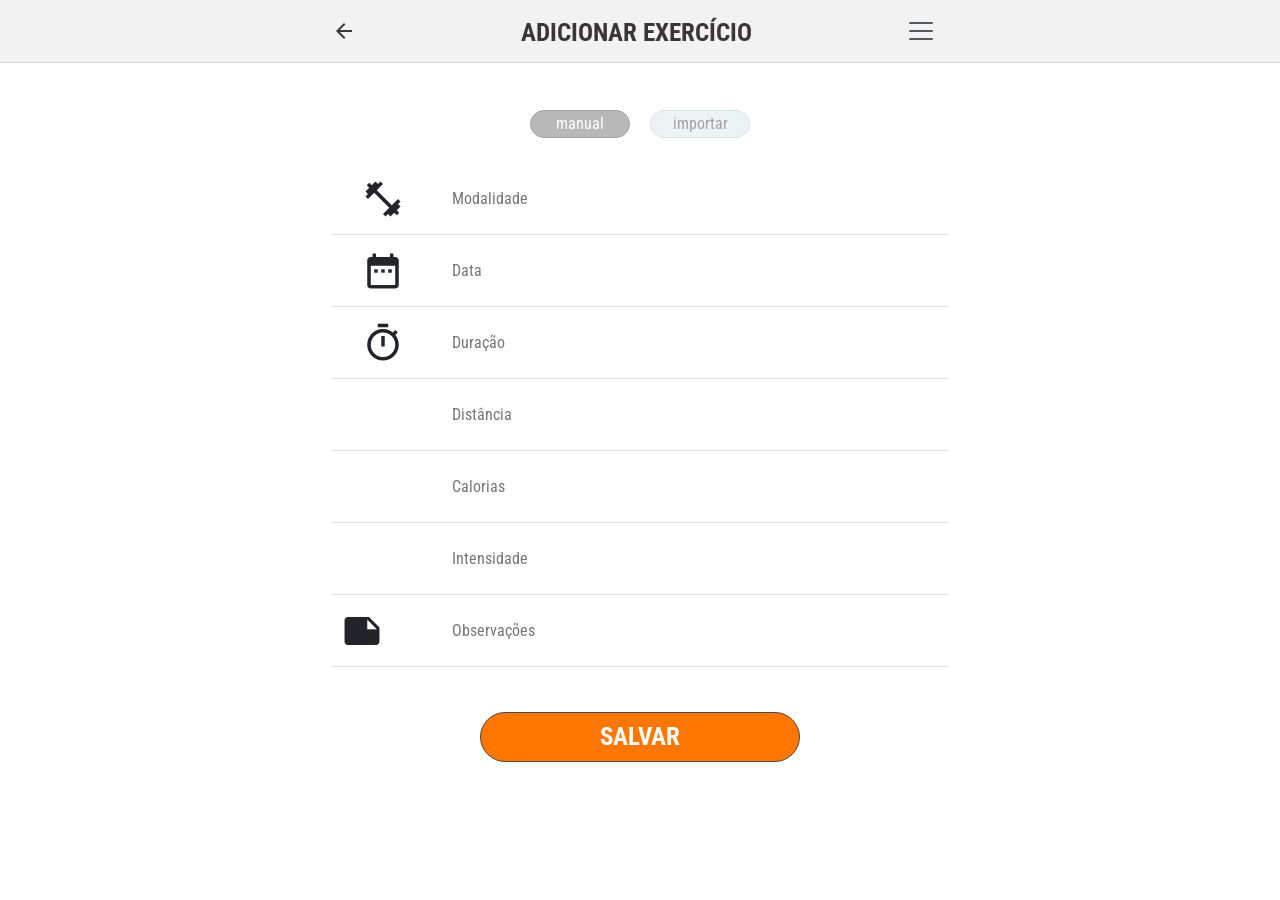
<file: WebContent/FrontEnd/adicionar-exercicio.html>
<!doctype html>
<html lang="pt-br">

<head>
    <meta charset="utf-8">
    <meta name="viewport" content="width=device-width, initial-scale=1">
    <!-- Google Fonts -->
    <link rel="preconnect" href="https://fonts.googleapis.com">
    <link rel="preconnect" href="https://fonts.gstatic.com" crossorigin>
    <link
        href="https://fonts.googleapis.com/css2?family=Roboto+Condensed:ital,wght@0,300;0,400;0,700;1,300;1,400;1,700&family=Roboto:ital,wght@0,100;0,300;0,400;0,500;0,700;0,900;1,100;1,300;1,400;1,500;1,700;1,900&display=swap"
        rel="stylesheet">
    <!-- Google Icons -->
    <link href="https://fonts.googleapis.com/icon?family=Material+Icons" rel="stylesheet">
    <!-- Bootstrap CSS -->
    <link href="https://cdn.jsdelivr.net/npm/bootstrap@5.1.3/dist/css/bootstrap.min.css" rel="stylesheet"
        integrity="sha384-1BmE4kWBq78iYhFldvKuhfTAU6auU8tT94WrHftjDbrCEXSU1oBoqyl2QvZ6jIW3" crossorigin="anonymous">
    <link rel="stylesheet" href="./css/common.css">
    <link rel="stylesheet" href="./css/adicionar-exercicio.css">

    <title>Adicionar Exercício // Health Track</title>
</head>

<body>
    <header>
        <nav class="navbar navbar-light navbar-custom fixed-top">
            <div class="container-fluid col-lg-6">

                <!-- BOTÃO VOLTAR -->
                <div class="botao-voltar">
                    <a href="./exercicios.html">
                        <span class="material-icons">arrow_back_ios_new</span>
                    </a>
                </div>
                <!-- BOTÃO VOLTAR -->

                <!-- TÍTULO DA PÁGINA -->
                <h1 class="titulo-navbar">Adicionar exercício</h1>
                <!-- TÍTULO DA PÁGINA -->

                <!-- INÍCIO MENU SANDUÍCHE -->
                <button class="navbar-toggler ms-auto" type="button" data-bs-toggle="collapse"
                    data-bs-target="#navbarSupportedContent" aria-controls="navbarSupportedContent"
                    aria-expanded="false" aria-label="Toggle navigation">
                    <span class="navbar-toggler-icon"></span>
                </button>
                <!-- FIM MENU SANDUÍCHE -->

                <!-- INÍCIO DA LISTA DO MENU -->
                <div class="collapse navbar-collapse" id="navbarSupportedContent">
                    <ul class="navbar-nav me-auto mb-2 mb-lg-0">
                        <li class="nav-item ms-auto">
                            <a class="nav-link" href="./dashboard.html">Início<span class="material-icons">space_dashboard</span></a>
                        </li>

                        <li class="nav-item ms-auto">
                            <a class="nav-link" href="./peso.html">Peso<span class="material-icons">monitor_weight</span></a>
                        </li>

                        <li class="nav-item ms-auto">
                            <a class="nav-link active" aria-current="page" href="./exercicios.html">Exercícios<span class="material-icons">fitness_center</span></a>
                        </li>

                        <li class="nav-item ms-auto">
                                <a class="nav-link" href="#">Alimentação<span class="material-icons">restaurant</span></a>
                        </li>

                        <li class="nav-item ms-auto">
                            <a class="nav-link" href="#">Configurações<span class="material-icons">settings</span></a>
                        </li>

                        <li class="nav-item ms-auto">
                            <a class="nav-link" href="#">Meu Perfil<span class="material-icons">account_circle</span></a>
                        </li>
                    </ul>
                </div>
                <!-- FIM DA LISTA DO MENU -->
            </div>
        </nav>
    </header>
    
    <main>
        <!-- BOTÕES: MANUAL E IMPORTAR -->
        <div class="container-manual-importar col-lg-6 mx-auto">
            <button type="button" class="botoes-manual-importar ativo">manual</button>
            <button type="button" class="botoes-manual-importar">importar</button>
        </div>
        <!-- BOTÕES: MANUAL E IMPORTAR -->
        
        <div class="container container-inputs col-lg-6">
            <!-- FORMULÁRIO PARA EDIÇÃO DE INFORMAÇÕES -->
            <form>
                <!-- CAMPO MODALIDADE -->
                <div class="row mx-auto">
                    <label class="material-icons col-2" for="data">fitness_center</label>
                    <div class="container-descricao col-10">
                        <input value="" type="" placeholder="Modalidade">
                    </div>
                </div>
                <!-- CAMPO MODALIDADE -->
                
                <!-- CAMPO DATA -->
                <div class="row mx-auto">
                    <label class="material-icons col-2" for="data">date_range</label>
                    <div class="container-descricao col-10">
                        <input value="" type="" placeholder="Data">
                    </div>
                </div>
                <!-- CAMPO DATA -->
                
                <!-- CAMPO DURAÇÃO -->
                <div class="row mx-auto">
                    <label class="material-icons col-2" for="data">timer</label>
                    <div class="container-descricao col-10">
                        <input value="" type="" placeholder="Duração">
                    </div>
                </div>
                <!-- CAMPO DURAÇÃO -->
                
                <!-- CAMPO DISTÂNCIA -->
                <div class="row mx-auto">
                    <label class="material-icons col-2" for="data">route</label>
                    <div class="container-descricao col-10">
                        <input value="" type="" placeholder="Distância">
                    </div>
                </div>
                <!-- CAMPO DISTÂNCIA -->
                
                <!-- CAMPO CALORIAS -->
                <div class="row mx-auto">
                    <label class="material-icons col-2" for="data">local_fire_department</label>
                    <div class="container-descricao col-10">
                        <input value="" type="" placeholder="Calorias">
                    </div>
                </div>
                <!-- CAMPO CALORIAS -->
                
                <!-- CAMPO INTENSIDADE -->
                <div class="row mx-auto">
                    <label class="material-icons col-2" for="data">speed</label>
                    <div class="container-descricao col-10">
                        <input value="" type="" placeholder="Intensidade">
                    </div>
                </div>
                <!-- CAMPO INTENSIDADE -->
                
                <!-- CAMPO OBSERVAÇÕES -->
                <div class="row mx-auto">
                    <label class="material-icons col-2" for="data">notes</label>
                    <div class="container-descricao col-10">
                        <input value="" type="" placeholder="Observações">
                    </div>
                </div>
                <!-- CAMPO OBSERVAÇÕES -->
                
                <!-- BOTÃO SALVAR -->
                <div class="row container-botao-salvar">
                    <a class="col-6" href="./exercicios.html">
                        <button type="button" class="botao-salvar">SALVAR</button>
                    </a>
                </div>
                <!-- BOTÃO SALVAR -->
            </form>
            <!-- FORMULÁRIO PARA EDIÇÃO DE INFORMAÇÕES -->

        </div>
    </main>

    <script src="https://cdn.jsdelivr.net/npm/bootstrap@5.1.3/dist/js/bootstrap.bundle.min.js"
        integrity="sha384-ka7Sk0Gln4gmtz2MlQnikT1wXgYsOg+OMhuP+IlRH9sENBO0LRn5q+8nbTov4+1p" crossorigin="anonymous">
    </script>

</body>

</html>
</file>
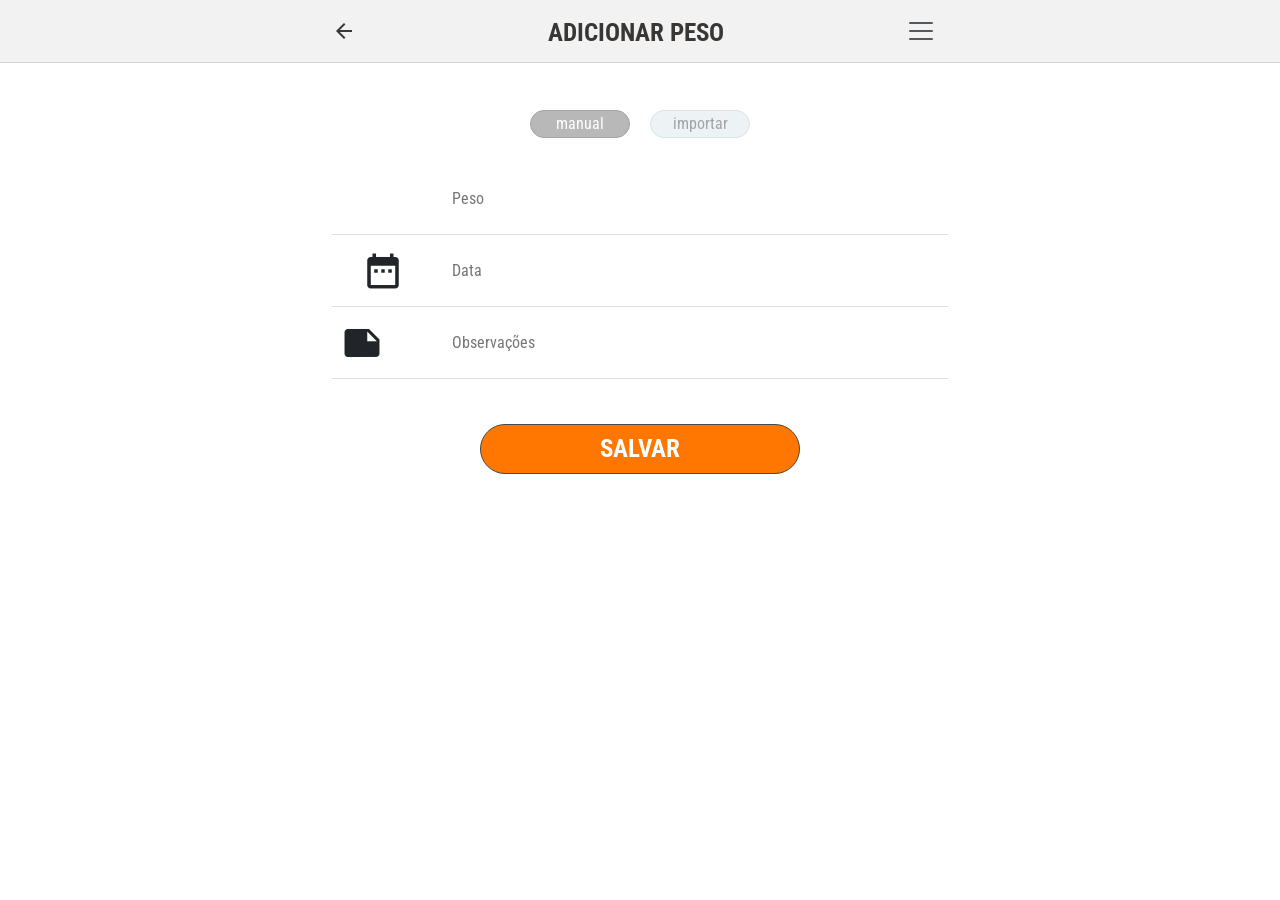
<file: WebContent/FrontEnd/adicionar-peso.html>
<!doctype html>
<html lang="pt-br">

<head>
    <meta charset="utf-8">
    <meta name="viewport" content="width=device-width, initial-scale=1">
    <!-- Google Fonts -->
    <link rel="preconnect" href="https://fonts.googleapis.com">
    <link rel="preconnect" href="https://fonts.gstatic.com" crossorigin>
    <link
        href="https://fonts.googleapis.com/css2?family=Roboto+Condensed:ital,wght@0,300;0,400;0,700;1,300;1,400;1,700&family=Roboto:ital,wght@0,100;0,300;0,400;0,500;0,700;0,900;1,100;1,300;1,400;1,500;1,700;1,900&display=swap"
        rel="stylesheet">
    <!-- Google Icons -->
    <link href="https://fonts.googleapis.com/icon?family=Material+Icons" rel="stylesheet">
    <!-- Bootstrap CSS -->
    <link href="https://cdn.jsdelivr.net/npm/bootstrap@5.1.3/dist/css/bootstrap.min.css" rel="stylesheet"
        integrity="sha384-1BmE4kWBq78iYhFldvKuhfTAU6auU8tT94WrHftjDbrCEXSU1oBoqyl2QvZ6jIW3" crossorigin="anonymous">
    <link rel="stylesheet" href="./css/common.css">
    <link rel="stylesheet" href="./css/adicionar-peso.css">

    <title>Adicionar Peso // Health Track</title>
</head>

<body>
    <header>
        <nav class="navbar navbar-light navbar-custom fixed-top">
            <div class="container-fluid col-lg-6">

                <!-- BOTÃO VOLTAR -->
                <div class="botao-voltar">
                    <a href="./peso.html">
                        <span class="material-icons">arrow_back_ios_new</span>
                    </a>
                </div>
                <!-- BOTÃO VOLTAR -->

                <!-- TÍTULO DA PÁGINA -->
                <h1 class="titulo-navbar">Adicionar peso</h1>
                <!-- TÍTULO DA PÁGINA -->

                <!-- INÍCIO MENU SANDUÍCHE -->
                <button class="navbar-toggler ms-auto" type="button" data-bs-toggle="collapse"
                    data-bs-target="#navbarSupportedContent" aria-controls="navbarSupportedContent"
                    aria-expanded="false" aria-label="Toggle navigation">
                    <span class="navbar-toggler-icon"></span>
                </button>
                <!-- FIM MENU SANDUÍCHE -->

                <!-- INÍCIO DA LISTA DO MENU -->
                <div class="collapse navbar-collapse" id="navbarSupportedContent">
                    <ul class="navbar-nav me-auto mb-2 mb-lg-0">
                        <li class="nav-item ms-auto">
                            <a class="nav-link" href="./dashboard.html">Início<span class="material-icons">space_dashboard</span></a>
                        </li>

                        <li class="nav-item ms-auto">
                            <a class="nav-link active" aria-current="page" href="./peso.html">Peso<span class="material-icons">monitor_weight</span></a>
                        </li>

                        <li class="nav-item ms-auto">
                            <a class="nav-link" href="./exercicios.html">Exercícios<span class="material-icons">fitness_center</span></a>
                        </li>

                        <li class="nav-item ms-auto">
                                <a class="nav-link" href="#">Alimentação<span class="material-icons">restaurant</span></a>
                        </li>

                        <li class="nav-item ms-auto">
                            <a class="nav-link" href="#">Configurações<span class="material-icons">settings</span></a>
                        </li>

                        <li class="nav-item ms-auto">
                            <a class="nav-link" href="#">Meu Perfil<span class="material-icons">account_circle</span></a>
                        </li>
                    </ul>
                </div>
                <!-- FIM DA LISTA DO MENU -->
            </div>
        </nav>
    </header>
    
    <main>
        <!-- BOTÕES: MANUAL E IMPORTAR -->
        <div class="container-manual-importar col-lg-6 mx-auto">
            <button type="button" class="botoes-manual-importar ativo">manual</button>
            <button type="button" class="botoes-manual-importar">importar</button>
        </div>
        <!-- BOTÕES: MANUAL E IMPORTAR -->
        
        <div class="container container-inputs col-lg-6">
            <!-- FORMULÁRIO PARA EDIÇÃO DE INFORMAÇÕES -->
            <form>
                <!-- CAMPO PESO -->
                <div class="row mx-auto">
                    <label class="material-icons col-2" for="data">monitor_weight</label>
                    <div class="container-descricao col-10">
                        <input value="" type="" placeholder="Peso">
                    </div>
                </div>
                <!-- CAMPO PESO -->
                
                <!-- CAMPO DATA -->
                <div class="row mx-auto">
                    <label class="material-icons col-2" for="data">date_range</label>
                    <div class="container-descricao col-10">
                        <input value="" type="" placeholder="Data">
                    </div>
                </div>
                <!-- CAMPO DATA -->
                
                <!-- CAMPO OBSERVAÇÕES -->
                <div class="row mx-auto">
                    <label class="material-icons col-2" for="data">notes</label>
                    <div class="container-descricao col-10">
                        <input value="" type="" placeholder="Observações">
                    </div>
                </div>
                <!-- CAMPO OBSERVAÇÕES -->
                
                <!-- BOTÃO SALVAR -->
                <div class="row container-botao-salvar">
                    <a class="col-6" href="./peso.html">
                        <button type="button" class="botao-salvar">SALVAR</button>
                    </a>
                </div>
                <!-- BOTÃO SALVAR -->
            </form>
            <!-- FORMULÁRIO PARA EDIÇÃO DE INFORMAÇÕES -->

        </div>
    </main>

    <script src="https://cdn.jsdelivr.net/npm/bootstrap@5.1.3/dist/js/bootstrap.bundle.min.js"
        integrity="sha384-ka7Sk0Gln4gmtz2MlQnikT1wXgYsOg+OMhuP+IlRH9sENBO0LRn5q+8nbTov4+1p" crossorigin="anonymous">
    </script>

</body>

</html>
</file>
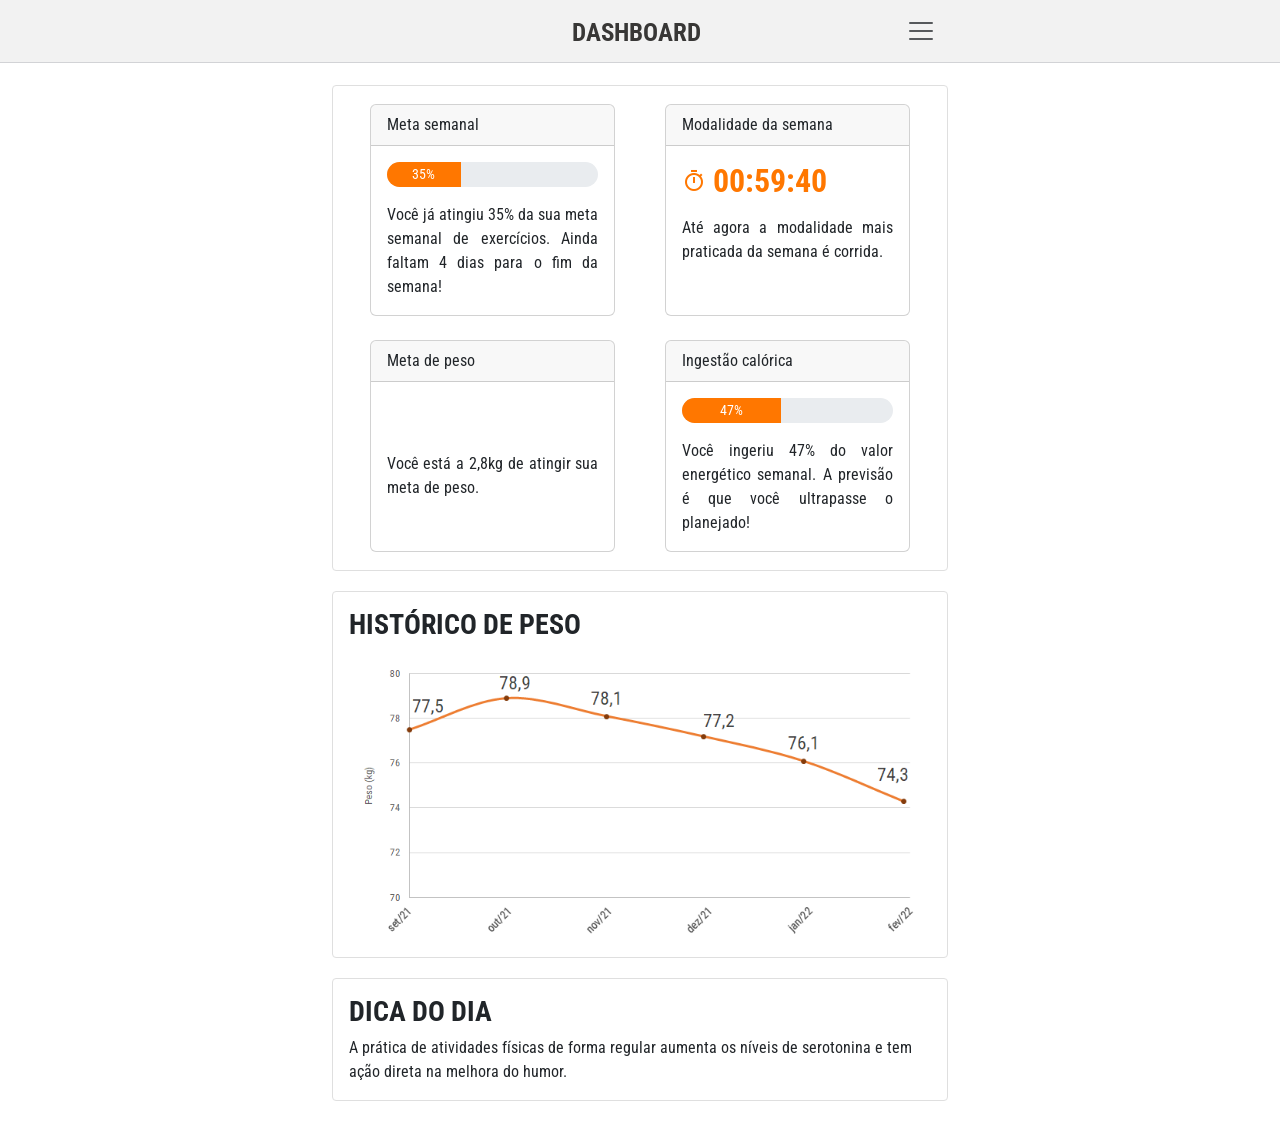
<file: WebContent/FrontEnd/dashboard.html>
<!doctype html>
<html lang="pt-br">

<head>
    <meta charset="utf-8">
    <meta name="viewport" content="width=device-width, initial-scale=1">
    <!-- Google Fonts -->
    <link rel="preconnect" href="https://fonts.googleapis.com">
    <link rel="preconnect" href="https://fonts.gstatic.com" crossorigin>
    <link
        href="https://fonts.googleapis.com/css2?family=Roboto+Condensed:ital,wght@0,300;0,400;0,700;1,300;1,400;1,700&family=Roboto:ital,wght@0,100;0,300;0,400;0,500;0,700;0,900;1,100;1,300;1,400;1,500;1,700;1,900&display=swap"
        rel="stylesheet">
    <!-- Google Icons -->
    <link href="https://fonts.googleapis.com/icon?family=Material+Icons" rel="stylesheet">
    <!-- Bootstrap CSS -->
    <link href="https://cdn.jsdelivr.net/npm/bootstrap@5.1.3/dist/css/bootstrap.min.css" rel="stylesheet"
        integrity="sha384-1BmE4kWBq78iYhFldvKuhfTAU6auU8tT94WrHftjDbrCEXSU1oBoqyl2QvZ6jIW3" crossorigin="anonymous">
    <link rel="stylesheet" href="./css/common.css">
    <link rel="stylesheet" href="./css/dashboard.css">

    <title>Dashboard // Health Track</title>
</head>

<body>
    <header>
        <nav class="navbar navbar-light navbar-custom fixed-top">
            <div class="container-fluid col-lg-6">

                <!-- TÍTULO DA PÁGINA -->
                <h1 class="titulo-navbar">Dashboard</h1>
                <!-- TÍTULO DA PÁGINA -->

                <!-- INÍCIO MENU SANDUÍCHE -->
                <button class="navbar-toggler ms-auto" type="button" data-bs-toggle="collapse"
                    data-bs-target="#navbarSupportedContent" aria-controls="navbarSupportedContent"
                    aria-expanded="false" aria-label="Toggle navigation">
                    <span class="navbar-toggler-icon"></span>
                </button>
                <!-- FIM MENU SANDUÍCHE -->

                <!-- INÍCIO DA LISTA DO MENU -->
                <div class="collapse navbar-collapse" id="navbarSupportedContent">
                    <ul class="navbar-nav me-auto mb-2 mb-lg-0">
                        <li class="nav-item ms-auto">
                            <a class="nav-link active" aria-current="page" href="./dashboard.html">Início<span class="material-icons">space_dashboard</span></a>
                        </li>

                        <li class="nav-item ms-auto">
                            <a class="nav-link" href="./peso.html">Peso<span class="material-icons">monitor_weight</span></a>
                        </li>

                        <li class="nav-item ms-auto">
                            <a class="nav-link" href="./exercicios.html">Exercícios<span class="material-icons">fitness_center</span></a>
                        </li>

                        <li class="nav-item ms-auto">
                                <a class="nav-link" href="#">Alimentação<span class="material-icons">restaurant</span></a>
                        </li>

                        <li class="nav-item ms-auto">
                            <a class="nav-link" href="#">Configurações<span class="material-icons">settings</span></a>
                        </li>

                        <li class="nav-item ms-auto">
                            <a class="nav-link" href="#">Meu Perfil<span class="material-icons">account_circle</span></a>
                        </li>
                    </ul>
                </div>
                <!-- FIM DA LISTA DO MENU -->
            </div>
        </nav>
    </header>

    <main>
        <div class="container col-xl-6 mx-auto">
           
            <!-- CARDS -->
            <div class="container-cards">
                <div class="row mx-auto">

                    <!-- INÍCIO CARD 1 -->
                    <div class="card col-xl-5">
                        <div class="card-header">
                            Meta semanal
                        </div>
                        <div class="card-body">
                            <div class="progress">
                                <div class="progress-bar" role="progressbar" style="width: 35%;" aria-valuenow="35" aria-valuemin="0" aria-valuemax="100">35%</div>
                            </div>
                            <p class="card-text">Você já atingiu 35% da sua meta semanal de exercícios. Ainda faltam 4 dias para o fim da semana!</p>
                        </div>
                    </div>
                    <!-- FIM CARD 1 -->
                    
                    <!-- INÍCIO CARD 2 -->
                    <div class="card col-xl-5">
                        <div class="card-header">
                            Modalidade da semana
                        </div>
                        <div class="card-body">
                            <div class="card-title">
                                <span class="material-icons">timer</span>
                                <h2>00:59:40</h2>
                            </div>
                            <p class="card-text">Até agora a modalidade mais praticada da semana é corrida.</p>
                        </div>
                    </div>
                    <!-- FIM CARD 2 -->
                    
                    <!-- INÍCIO CARD 3 -->
                    <div class="card col-xl-5">
                        <div class="card-header">
                            Meta de peso
                        </div>
                        <div class="card-body">
                            <div class="card-title">
                                <span class="material-icons">monitor_weight</span>
                                <h2>2,8kg</h2>
                            </div>
                            <p class="card-text">Você está a 2,8kg de atingir sua meta de peso.</p>
                        </div>
                    </div>
                    <!-- FIM CARD 3 -->
                    
                    <!-- INÍCIO CARD 4 -->
                    <div class="card col-xl-5">
                        <div class="card-header">
                            Ingestão calórica
                        </div>
                        <div class="card-body">
                            <div class="progress">
                                <div class="progress-bar" role="progressbar" style="width: 47%;" aria-valuenow="47" aria-valuemin="0" aria-valuemax="100">47%</div>
                            </div>
                            <p class="card-text">Você ingeriu 47% do valor energético semanal. A previsão é que você ultrapasse o planejado!</p>
                        </div>
                    </div>
                    <!-- FIM CARD 4 -->
                    
                </div>
            </div>

            <!-- CONTAINER HISTÓRICO DE PESO -->
            <div class="container-grafico">
                <h3>Histórico de peso</h3>
                <div class="container">
                    <img src="./imagens/graf.png" alt="Gráfico">
                </div>
            </div>
            <!-- CONTAINER HISTÓRICO DE PESO -->
            
            <!-- CONTAINER DICA DO DIA -->
            <div class="container-dica">
                <h3>Dica do dia</h3>
                <p>A prática de atividades físicas de forma regular aumenta os níveis de serotonina e tem ação direta na melhora do humor.</p>
            </div>
            <!-- CONTAINER DICA DO DIA -->
            
        </div>
    </main>
    
    <script src="https://cdn.jsdelivr.net/npm/bootstrap@5.1.3/dist/js/bootstrap.bundle.min.js"
        integrity="sha384-ka7Sk0Gln4gmtz2MlQnikT1wXgYsOg+OMhuP+IlRH9sENBO0LRn5q+8nbTov4+1p" crossorigin="anonymous">
    </script>

</body>

</html>
</file>
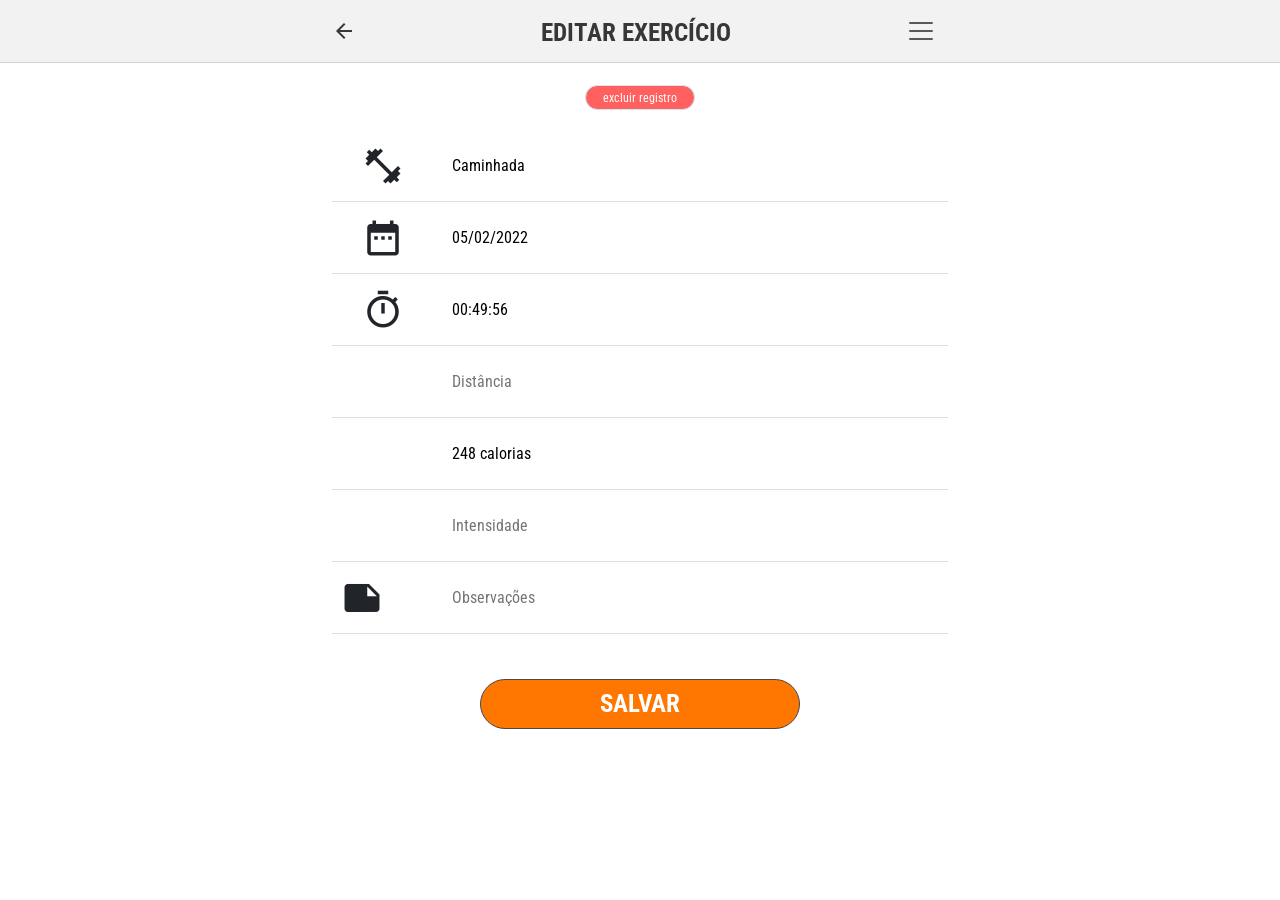
<file: WebContent/FrontEnd/editar-exercicio.html>
<!doctype html>
<html lang="pt-br">

<head>
    <meta charset="utf-8">
    <meta name="viewport" content="width=device-width, initial-scale=1">
    <!-- Google Fonts -->
    <link rel="preconnect" href="https://fonts.googleapis.com">
    <link rel="preconnect" href="https://fonts.gstatic.com" crossorigin>
    <link
        href="https://fonts.googleapis.com/css2?family=Roboto+Condensed:ital,wght@0,300;0,400;0,700;1,300;1,400;1,700&family=Roboto:ital,wght@0,100;0,300;0,400;0,500;0,700;0,900;1,100;1,300;1,400;1,500;1,700;1,900&display=swap"
        rel="stylesheet">
    <!-- Google Icons -->
    <link href="https://fonts.googleapis.com/icon?family=Material+Icons" rel="stylesheet">
    <!-- Bootstrap CSS -->
    <link href="https://cdn.jsdelivr.net/npm/bootstrap@5.1.3/dist/css/bootstrap.min.css" rel="stylesheet"
        integrity="sha384-1BmE4kWBq78iYhFldvKuhfTAU6auU8tT94WrHftjDbrCEXSU1oBoqyl2QvZ6jIW3" crossorigin="anonymous">
    <link rel="stylesheet" href="./css/common.css">
    <link rel="stylesheet" href="./css/editar-exercicio.css">

    <title>Editar Exercício // Health Track</title>
</head>

<body>
    <header>
        <nav class="navbar navbar-light navbar-custom fixed-top">
            <div class="container-fluid col-lg-6">

                <!-- BOTÃO VOLTAR -->
                <div class="botao-voltar">
                    <a href="./exercicios.html">
                        <span class="material-icons">arrow_back_ios_new</span>
                    </a>
                </div>
                <!-- BOTÃO VOLTAR -->

                <!-- TÍTULO DA PÁGINA -->
                <h1 class="titulo-navbar">Editar exercício</h1>
                <!-- TÍTULO DA PÁGINA -->

                <!-- INÍCIO MENU SANDUÍCHE -->
                <button class="navbar-toggler ms-auto" type="button" data-bs-toggle="collapse"
                    data-bs-target="#navbarSupportedContent" aria-controls="navbarSupportedContent"
                    aria-expanded="false" aria-label="Toggle navigation">
                    <span class="navbar-toggler-icon"></span>
                </button>
                <!-- FIM MENU SANDUÍCHE -->

                <!-- INÍCIO DA LISTA DO MENU -->
                <div class="collapse navbar-collapse" id="navbarSupportedContent">
                    <ul class="navbar-nav me-auto mb-2 mb-lg-0">
                        <li class="nav-item ms-auto">
                            <a class="nav-link" href="./dashboard.html">Início<span class="material-icons">space_dashboard</span></a>
                        </li>

                        <li class="nav-item ms-auto">
                            <a class="nav-link" href="./peso.html">Peso<span class="material-icons">monitor_weight</span></a>
                        </li>

                        <li class="nav-item ms-auto">
                            <a class="nav-link active" aria-current="page" href="./exercicios.html">Exercícios<span class="material-icons">fitness_center</span></a>
                        </li>

                        <li class="nav-item ms-auto">
                                <a class="nav-link" href="#">Alimentação<span class="material-icons">restaurant</span></a>
                        </li>

                        <li class="nav-item ms-auto">
                            <a class="nav-link" href="#">Configurações<span class="material-icons">settings</span></a>
                        </li>

                        <li class="nav-item ms-auto">
                            <a class="nav-link" href="#">Meu Perfil<span class="material-icons">account_circle</span></a>
                        </li>
                    </ul>
                </div>
                <!-- FIM DA LISTA DO MENU -->
            </div>
        </nav>
    </header>
    
    <main>
        <!-- BOTÃO EXCLUIR REGISTRO -->
        <div class="container-excluir col-lg-6 mx-auto">
            <button type="button" class="botao-excluir">excluir registro</button>
        </div>
        <!-- BOTÃO EXCLUIR REGISTRO -->
        
        <div class="container container-inputs col-lg-6">
            <!-- FORMULÁRIO PARA EDIÇÃO DE INFORMAÇÕES -->
            <form>
                <!-- CAMPO MODALIDADE -->
                <div class="row mx-auto">
                    <label class="material-icons col-2" for="data">fitness_center</label>
                    <div class="container-descricao col-10">
                        <input value="Caminhada" type="" placeholder="Modalidade">
                    </div>
                </div>
                <!-- CAMPO MODALIDADE -->
                
                <!-- CAMPO DATA -->
                <div class="row mx-auto">
                    <label class="material-icons col-2" for="data">date_range</label>
                    <div class="container-descricao col-10">
                        <input value="05/02/2022" type="" placeholder="Data">
                    </div>
                </div>
                <!-- CAMPO DATA -->
                
                <!-- CAMPO DURAÇÃO -->
                <div class="row mx-auto">
                    <label class="material-icons col-2" for="data">timer</label>
                    <div class="container-descricao col-10">
                        <input value="00:49:56" type="" placeholder="Duração">
                    </div>
                </div>
                <!-- CAMPO DURAÇÃO -->
                
                <!-- CAMPO DISTÂNCIA -->
                <div class="row mx-auto">
                    <label class="material-icons col-2" for="data">route</label>
                    <div class="container-descricao col-10">
                        <input value="" type="" placeholder="Distância">
                    </div>
                </div>
                <!-- CAMPO DISTÂNCIA -->
                
                <!-- CAMPO CALORIAS -->
                <div class="row mx-auto">
                    <label class="material-icons col-2" for="data">local_fire_department</label>
                    <div class="container-descricao col-10">
                        <input value="248 calorias" type="" placeholder="Calorias">
                    </div>
                </div>
                <!-- CAMPO CALORIAS -->
                
                <!-- CAMPO INTENSIDADE -->
                <div class="row mx-auto">
                    <label class="material-icons col-2" for="data">speed</label>
                    <div class="container-descricao col-10">
                        <input value="" type="" placeholder="Intensidade">
                    </div>
                </div>
                <!-- CAMPO INTENSIDADE -->
                
                <!-- CAMPO OBSERVAÇÕES -->
                <div class="row mx-auto">
                    <label class="material-icons col-2" for="data">notes</label>
                    <div class="container-descricao col-10">
                        <input value="" type="" placeholder="Observações">
                    </div>
                </div>
                <!-- CAMPO OBSERVAÇÕES -->

                <!-- BOTÃO SALVAR -->
                <div class="row container-botao-salvar">
                    <a class="col-6" href="./exercicios.html">
                        <button type="button" class="botao-salvar">SALVAR</button>
                    </a>
                </div>
                <!-- BOTÃO SALVAR -->
            </form>
            <!-- FORMULÁRIO PARA EDIÇÃO DE INFORMAÇÕES -->

        </div>
    </main>

    <script src="https://cdn.jsdelivr.net/npm/bootstrap@5.1.3/dist/js/bootstrap.bundle.min.js"
        integrity="sha384-ka7Sk0Gln4gmtz2MlQnikT1wXgYsOg+OMhuP+IlRH9sENBO0LRn5q+8nbTov4+1p" crossorigin="anonymous">
    </script>

</body>

</html>
</file>
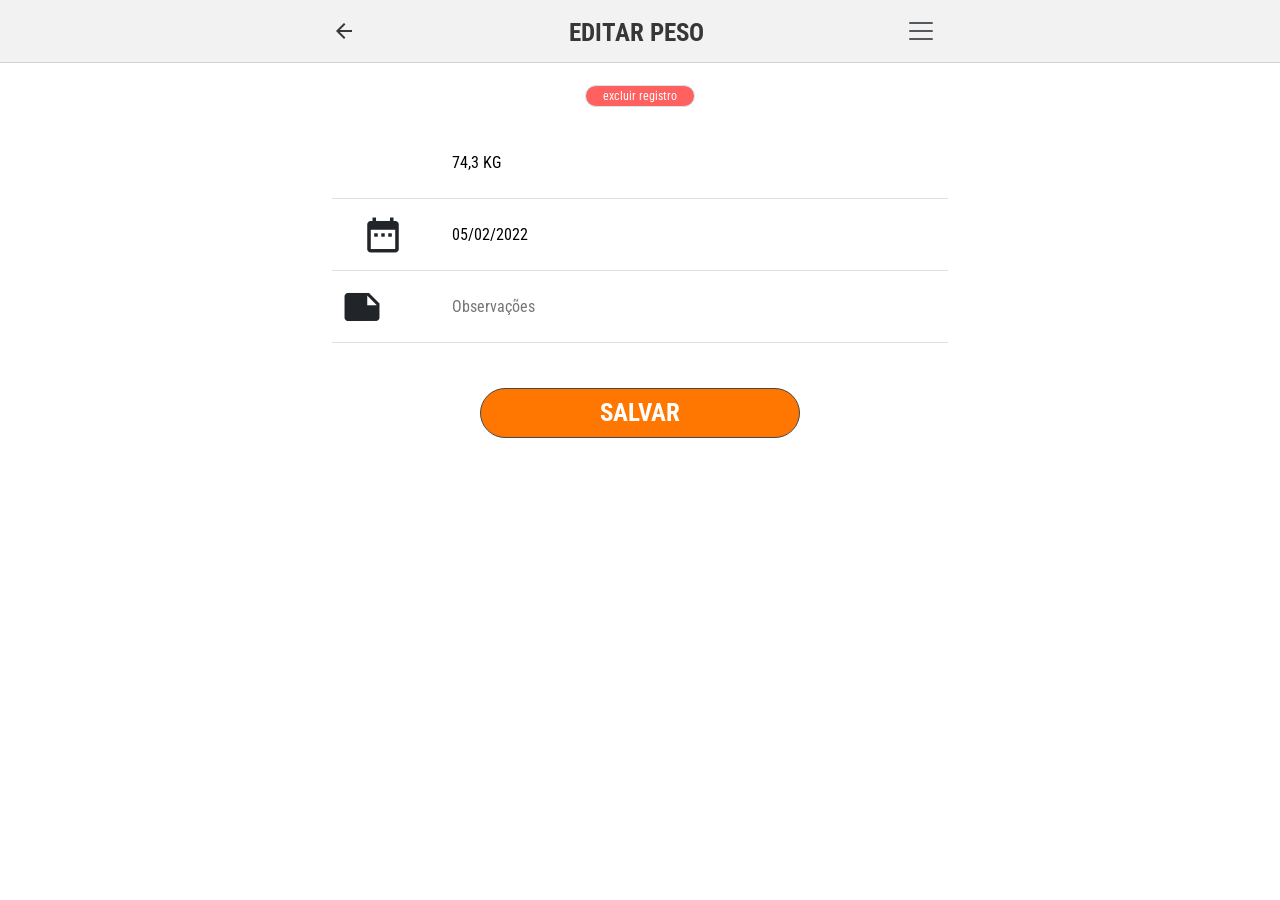
<file: WebContent/FrontEnd/editar-peso.html>
<!doctype html>
<html lang="pt-br">

<head>
    <meta charset="utf-8">
    <meta name="viewport" content="width=device-width, initial-scale=1">
    <!-- Google Fonts -->
    <link rel="preconnect" href="https://fonts.googleapis.com">
    <link rel="preconnect" href="https://fonts.gstatic.com" crossorigin>
    <link
        href="https://fonts.googleapis.com/css2?family=Roboto+Condensed:ital,wght@0,300;0,400;0,700;1,300;1,400;1,700&family=Roboto:ital,wght@0,100;0,300;0,400;0,500;0,700;0,900;1,100;1,300;1,400;1,500;1,700;1,900&display=swap"
        rel="stylesheet">
    <!-- Google Icons -->
    <link href="https://fonts.googleapis.com/icon?family=Material+Icons" rel="stylesheet">
    <!-- Bootstrap CSS -->
    <link href="https://cdn.jsdelivr.net/npm/bootstrap@5.1.3/dist/css/bootstrap.min.css" rel="stylesheet"
        integrity="sha384-1BmE4kWBq78iYhFldvKuhfTAU6auU8tT94WrHftjDbrCEXSU1oBoqyl2QvZ6jIW3" crossorigin="anonymous">
    <link rel="stylesheet" href="./css/common.css">
    <link rel="stylesheet" href="./css/editar-peso.css">

    <title>Editar Peso // Health Track</title>
</head>

<body>
    <header>
        <nav class="navbar navbar-light navbar-custom fixed-top">
            <div class="container-fluid col-lg-6">

                <!-- BOTÃO VOLTAR -->
                <div class="botao-voltar">
                    <a href="./peso.html">
                        <span class="material-icons">arrow_back_ios_new</span>
                    </a>
                </div>
                <!-- BOTÃO VOLTAR -->

                <!-- TÍTULO DA PÁGINA -->
                <h1 class="titulo-navbar">Editar peso</h1>
                <!-- TÍTULO DA PÁGINA -->

                <!-- INÍCIO MENU SANDUÍCHE -->
                <button class="navbar-toggler ms-auto" type="button" data-bs-toggle="collapse"
                    data-bs-target="#navbarSupportedContent" aria-controls="navbarSupportedContent"
                    aria-expanded="false" aria-label="Toggle navigation">
                    <span class="navbar-toggler-icon"></span>
                </button>
                <!-- FIM MENU SANDUÍCHE -->

                <!-- INÍCIO DA LISTA DO MENU -->
                <div class="collapse navbar-collapse" id="navbarSupportedContent">
                    <ul class="navbar-nav me-auto mb-2 mb-lg-0">
                        <li class="nav-item ms-auto">
                            <a class="nav-link" href="./dashboard.html">Início<span class="material-icons">space_dashboard</span></a>
                        </li>

                        <li class="nav-item ms-auto">
                            <a class="nav-link active" aria-current="page" href="./peso.html">Peso<span class="material-icons">monitor_weight</span></a>
                        </li>

                        <li class="nav-item ms-auto">
                            <a class="nav-link" href="./exercicios.html">Exercícios<span class="material-icons">fitness_center</span></a>
                        </li>

                        <li class="nav-item ms-auto">
                                <a class="nav-link" href="#">Alimentação<span class="material-icons">restaurant</span></a>
                        </li>

                        <li class="nav-item ms-auto">
                            <a class="nav-link" href="#">Configurações<span class="material-icons">settings</span></a>
                        </li>

                        <li class="nav-item ms-auto">
                            <a class="nav-link" href="#">Meu Perfil<span class="material-icons">account_circle</span></a>
                        </li>
                    </ul>
                </div>
                <!-- FIM DA LISTA DO MENU -->
            </div>
        </nav>
    </header>
    
    <main>
        <!-- BOTÃO EXCLUIR REGISTRO -->
        <div class="container-excluir col-lg-6 mx-auto">
            <button type="button" class="botao-excluir">excluir registro</button>
        </div>
        <!-- BOTÃO EXCLUIR REGISTRO -->
        
        <div class="container container-inputs col-lg-6">
            <!-- FORMULÁRIO PARA EDIÇÃO DE INFORMAÇÕES -->
            <form>
                <!-- CAMPO PESO -->
                <div class="row mx-auto">
                    <label class="material-icons col-2" for="data">monitor_weight</label>
                    <div class="container-descricao col-10">
                        <input value="74,3 KG" type="" placeholder="Peso">
                    </div>
                </div>
                <!-- CAMPO PESO -->
                
                <!-- CAMPO DATA -->
                <div class="row mx-auto">
                    <label class="material-icons col-2" for="data">date_range</label>
                    <div class="container-descricao col-10">
                        <input value="05/02/2022" type="" placeholder="Data">
                    </div>
                </div>
                <!-- CAMPO DATA -->
                
                <!-- CAMPO OBSERVAÇÕES -->
                <div class="row mx-auto">
                    <label class="material-icons col-2" for="data">notes</label>
                    <div class="container-descricao col-10">
                        <input value="" type="" placeholder="Observações">
                    </div>
                </div>
                <!-- CAMPO OBSERVAÇÕES -->
                
                <!-- BOTÃO SALVAR -->
                <div class="row container-botao-salvar">
                    <a class="col-6" href="./peso.html">
                        <button type="button" class="botao-salvar">SALVAR</button>
                    </a>
                </div>
                <!-- BOTÃO SALVAR -->
            </form>
            <!-- FORMULÁRIO PARA EDIÇÃO DE INFORMAÇÕES -->

        </div>
    </main>

    <script src="https://cdn.jsdelivr.net/npm/bootstrap@5.1.3/dist/js/bootstrap.bundle.min.js"
        integrity="sha384-ka7Sk0Gln4gmtz2MlQnikT1wXgYsOg+OMhuP+IlRH9sENBO0LRn5q+8nbTov4+1p" crossorigin="anonymous">
    </script>

</body>

</html>
</file>
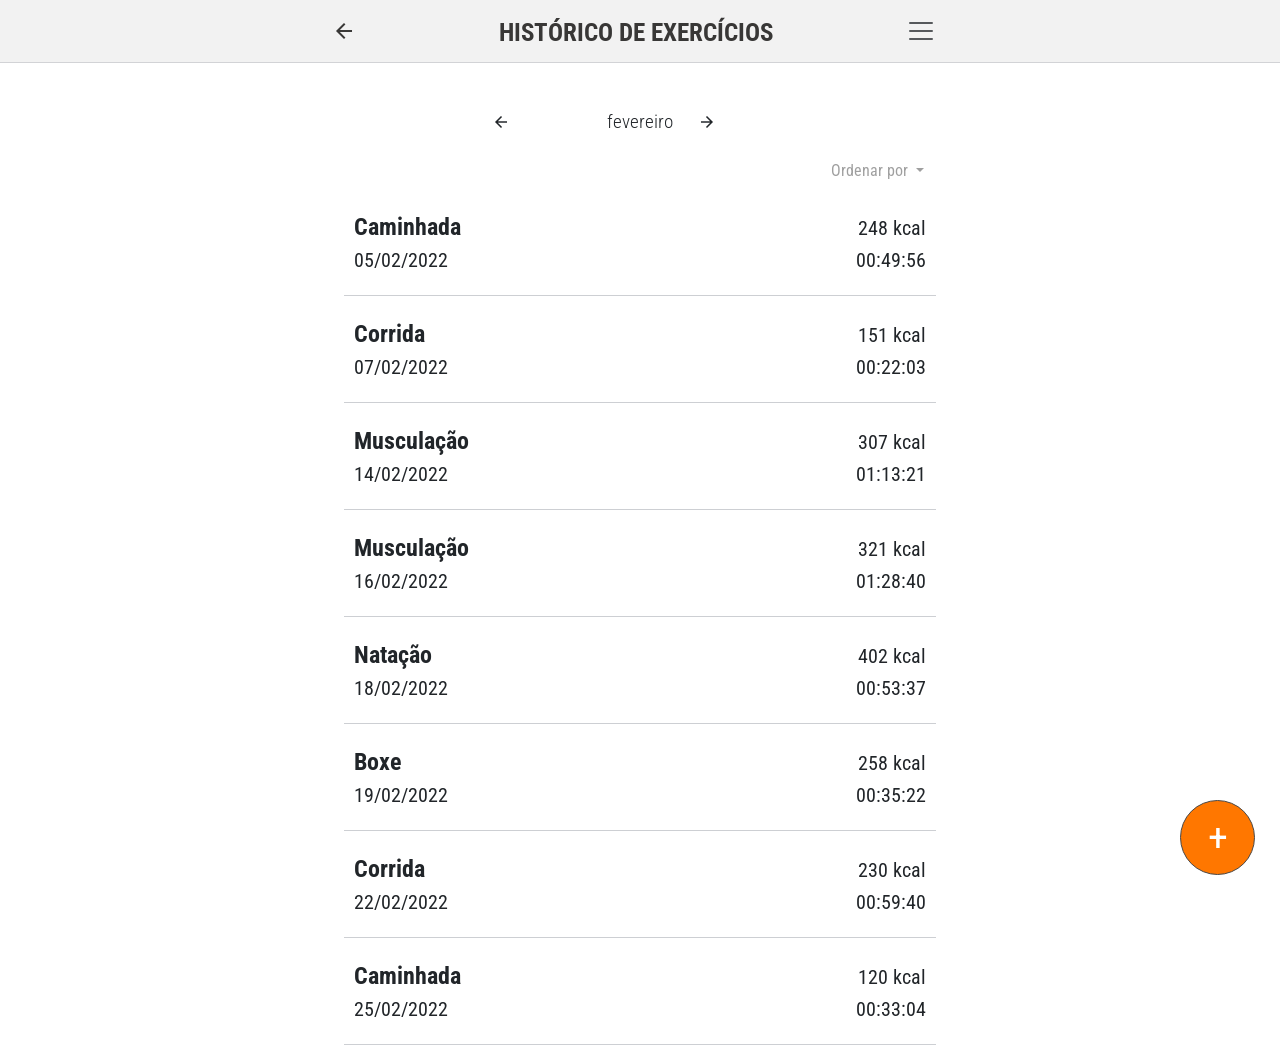
<file: WebContent/FrontEnd/exercicios.html>
<!doctype html>
<html lang="pt-br">

<head>
    <meta charset="utf-8">
    <meta name="viewport" content="width=device-width, initial-scale=1">
    <!-- Google Fonts -->
    <link rel="preconnect" href="https://fonts.googleapis.com">
    <link rel="preconnect" href="https://fonts.gstatic.com" crossorigin>
    <link
        href="https://fonts.googleapis.com/css2?family=Roboto+Condensed:ital,wght@0,300;0,400;0,700;1,300;1,400;1,700&family=Roboto:ital,wght@0,100;0,300;0,400;0,500;0,700;0,900;1,100;1,300;1,400;1,500;1,700;1,900&display=swap"
        rel="stylesheet">
    <!-- Google Icons -->
    <link href="https://fonts.googleapis.com/icon?family=Material+Icons" rel="stylesheet">
    <!-- Bootstrap CSS -->
    <link href="https://cdn.jsdelivr.net/npm/bootstrap@5.1.3/dist/css/bootstrap.min.css" rel="stylesheet"
        integrity="sha384-1BmE4kWBq78iYhFldvKuhfTAU6auU8tT94WrHftjDbrCEXSU1oBoqyl2QvZ6jIW3" crossorigin="anonymous">
    <link rel="stylesheet" href="./css/common.css">
    <link rel="stylesheet" href="./css/exercicios.css">

    <title>Exercícios // Health Track</title>
</head>

<body>
    <header>
        <nav class="navbar navbar-light navbar-custom fixed-top">
            <div class="container-fluid col-lg-6">

                <!-- BOTÃO VOLTAR -->
                <div class="botao-voltar">
                    <a href="./dashboard.html">
                        <span class="material-icons">arrow_back_ios_new</span>
                    </a>
                </div>
                <!-- BOTÃO VOLTAR -->

                <!-- TÍTULO DA PÁGINA -->
                <h1 class="titulo-navbar">Histórico de exercícios</h1>
                <!-- TÍTULO DA PÁGINA -->

                <!-- INÍCIO MENU SANDUÍCHE -->
                <button class="navbar-toggler ms-auto" type="button" data-bs-toggle="collapse"
                    data-bs-target="#navbarSupportedContent" aria-controls="navbarSupportedContent"
                    aria-expanded="false" aria-label="Toggle navigation">
                    <span class="navbar-toggler-icon"></span>
                </button>
                <!-- FIM MENU SANDUÍCHE -->

                <!-- INÍCIO DA LISTA DO MENU -->
                <div class="collapse navbar-collapse" id="navbarSupportedContent">
                    <ul class="navbar-nav me-auto mb-2 mb-lg-0">
                        <li class="nav-item ms-auto">
                            <a class="nav-link" href="./dashboard.html">Início<span class="material-icons">space_dashboard</span></a>
                        </li>

                        <li class="nav-item ms-auto">
                            <a class="nav-link" href="./peso.html">Peso<span class="material-icons">monitor_weight</span></a>
                        </li>

                        <li class="nav-item ms-auto">
                            <a class="nav-link active" aria-current="page" href="./exercicios.html">Exercícios<span class="material-icons">fitness_center</span></a>
                        </li>

                        <li class="nav-item ms-auto">
                                <a class="nav-link" href="#">Alimentação<span class="material-icons">restaurant</span></a>
                        </li>

                        <li class="nav-item ms-auto">
                            <a class="nav-link" href="#">Configurações<span class="material-icons">settings</span></a>
                        </li>

                        <li class="nav-item ms-auto">
                            <a class="nav-link" href="#">Meu Perfil<span class="material-icons">account_circle</span></a>
                        </li>
                    </ul>
                </div>
                <!-- FIM DA LISTA DO MENU -->
            </div>
        </nav>
    </header>

    <main>
        <div class="container principal col-lg-6">
            <!-- SELEÇÃO DE MÊS -->
            <div class="container selecao-mes">
                <a href="#" class="seta"><span class="material-icons">arrow_back_ios</span></a>
                <h2 class="mes">Fevereiro</h2>
                <a href="#" class="seta"><span class="material-icons">arrow_forward_ios</span></a>
            </div>
            <!-- SELEÇÃO DE MÊS -->

            <!-- ORDENAR POR -->
            <div class="container ordernar col-lg-12">
                <div class="dropdown">
                    <button class="btn dropdown-toggle" type="button" id="dropdownMenuButton1"
                        data-bs-toggle="dropdown" aria-expanded="false">
                        Ordenar por
                    </button>
                    <ul class="dropdown-menu" aria-labelledby="dropdownMenuButton1">
                        <li><a class="dropdown-item" href="#">Data (decrescente)</a></li>
                        <li><a class="dropdown-item" href="#">Tempo (decrescente)</a></li>
                        <li><a class="dropdown-item" href="#">Calorias (decrescente)</a></li>
                        <li><a class="dropdown-item" href="#">Modalidade (decrescente)</a></li>
                        <li><hr class="dropdown-divider"></li>
                        <li><a class="dropdown-item" href="#">Data (crescente)</a></li>
                        <li><a class="dropdown-item" href="#">Tempo (crescente)</a></li>
                        <li><a class="dropdown-item" href="#">Calorias (crescente)</a></li>
                        <li><a class="dropdown-item" href="#">Modalidade (crescente)</a></li>
                    </ul>
                </div>
            </div>
            <!-- ORDENAR POR -->

            <!-- LISTAGEM DE EXERCÍCIOS -->
            <div class="container listagem col-lg-12">
                <!-- REGISTRO 1 -->
                <a href="./editar-exercicio.html">
                    <div class="container registro col-lg-12">
                        <div class="row">
                            <div class="col-6" id="modalidade">
                                Caminhada
                            </div>
                            <div class="col-6" id="calorias">
                                248 kcal
                            </div>
                        </div>
                        <div class="row">
                            <div class="col-6" id="data">
                                05/02/2022
                            </div>
                            <div class="col-6" id="tempo">
                                00:49:56
                            </div>
                        </div>
                    </div>
                </a>
                <!-- REGISTRO 1 -->
                
                <!-- REGISTRO 2 -->
                <a href="#">
                    <div class="container registro col-lg-12">
                        <div class="row">
                            <div class="col-6" id="modalidade">
                                Corrida
                            </div>
                            <div class="col-6" id="calorias">
                                151 kcal
                            </div>
                        </div>
                        <div class="row">
                            <div class="col-6" id="data">
                                07/02/2022
                            </div>
                            <div class="col-6" id="tempo">
                                00:22:03
                            </div>
                        </div>
                    </div>
                </a>
                <!-- REGISTRO 2 -->
                
                <!-- REGISTRO 3 -->
                <a href="#">
                    <div class="container registro col-lg-12">
                        <div class="row">
                            <div class="col-6" id="modalidade">
                                Musculação
                            </div>
                            <div class="col-6" id="calorias">
                                307 kcal
                            </div>
                        </div>
                        <div class="row">
                            <div class="col-6" id="data">
                                14/02/2022
                            </div>
                            <div class="col-6" id="tempo">
                                01:13:21
                            </div>
                        </div>
                    </div>
                </a>
                <!-- REGISTRO 3 -->
                
                <!-- REGISTRO 4 -->
                <a href="#">
                    <div class="container registro col-lg-12">
                        <div class="row">
                            <div class="col-6" id="modalidade">
                                Musculação
                            </div>
                            <div class="col-6" id="calorias">
                                321 kcal
                            </div>
                        </div>
                        <div class="row">
                            <div class="col-6" id="data">
                                16/02/2022
                            </div>
                            <div class="col-6" id="tempo">
                                01:28:40
                            </div>
                        </div>
                    </div>
                </a>
                <!-- REGISTRO 4 -->
                
                <!-- REGISTRO 5 -->
                <a href="#">
                    <div class="container registro col-lg-12">
                        <div class="row">
                            <div class="col-6" id="modalidade">
                                Natação
                            </div>
                            <div class="col-6" id="calorias">
                                402 kcal
                            </div>
                        </div>
                        <div class="row">
                            <div class="col-6" id="data">
                                18/02/2022
                            </div>
                            <div class="col-6" id="tempo">
                                00:53:37
                            </div>
                        </div>
                    </div>
                </a>
                <!-- REGISTRO 5 -->
                
                <!-- REGISTRO 6 -->
                <a href="#">
                    <div class="container registro col-lg-12">
                        <div class="row">
                            <div class="col-6" id="modalidade">
                                Boxe
                            </div>
                            <div class="col-6" id="calorias">
                                258 kcal
                            </div>
                        </div>
                        <div class="row">
                            <div class="col-6" id="data">
                                19/02/2022
                            </div>
                            <div class="col-6" id="tempo">
                                00:35:22
                            </div>
                        </div>
                    </div>
                </a>
                <!-- REGISTRO 6 -->
                
                <!-- REGISTRO 7 -->
                <a href="#">
                    <div class="container registro col-lg-12">
                        <div class="row">
                            <div class="col-6" id="modalidade">
                                Corrida
                            </div>
                            <div class="col-6" id="calorias">
                                230 kcal
                            </div>
                        </div>
                        <div class="row">
                            <div class="col-6" id="data">
                                22/02/2022
                            </div>
                            <div class="col-6" id="tempo">
                                00:59:40
                            </div>
                        </div>
                    </div>
                </a>
                <!-- REGISTRO 7 -->

                <!-- REGISTRO 8 -->
                <a href="#">
                    <div class="container registro col-lg-12">
                        <div class="row">
                            <div class="col-6" id="modalidade">
                                Caminhada
                            </div>
                            <div class="col-6" id="calorias">
                                120 kcal
                            </div>
                        </div>
                        <div class="row">
                            <div class="col-6" id="data">
                                25/02/2022
                            </div>
                            <div class="col-6" id="tempo">
                                00:33:04
                            </div>
                        </div>
                    </div>
                </a>
                <!-- REGISTRO 8 -->
            </div>
            <!-- LISTAGEM DE EXERCÍCIOS -->

            <!-- BOTÃO ADICIONAR -->
            <div class="container botao-adicionar fixed-bottom">
                <a href="./adicionar-exercicio.html">
                    <button type="button" class="btn btn-dark">+</button>
                </a>
            </div>
            <!-- BOTÃO ADICIONAR -->
        </div>
    </main>

    <script src="https://cdn.jsdelivr.net/npm/bootstrap@5.1.3/dist/js/bootstrap.bundle.min.js"
        integrity="sha384-ka7Sk0Gln4gmtz2MlQnikT1wXgYsOg+OMhuP+IlRH9sENBO0LRn5q+8nbTov4+1p" crossorigin="anonymous">
    </script>

</body>

</html>
</file>
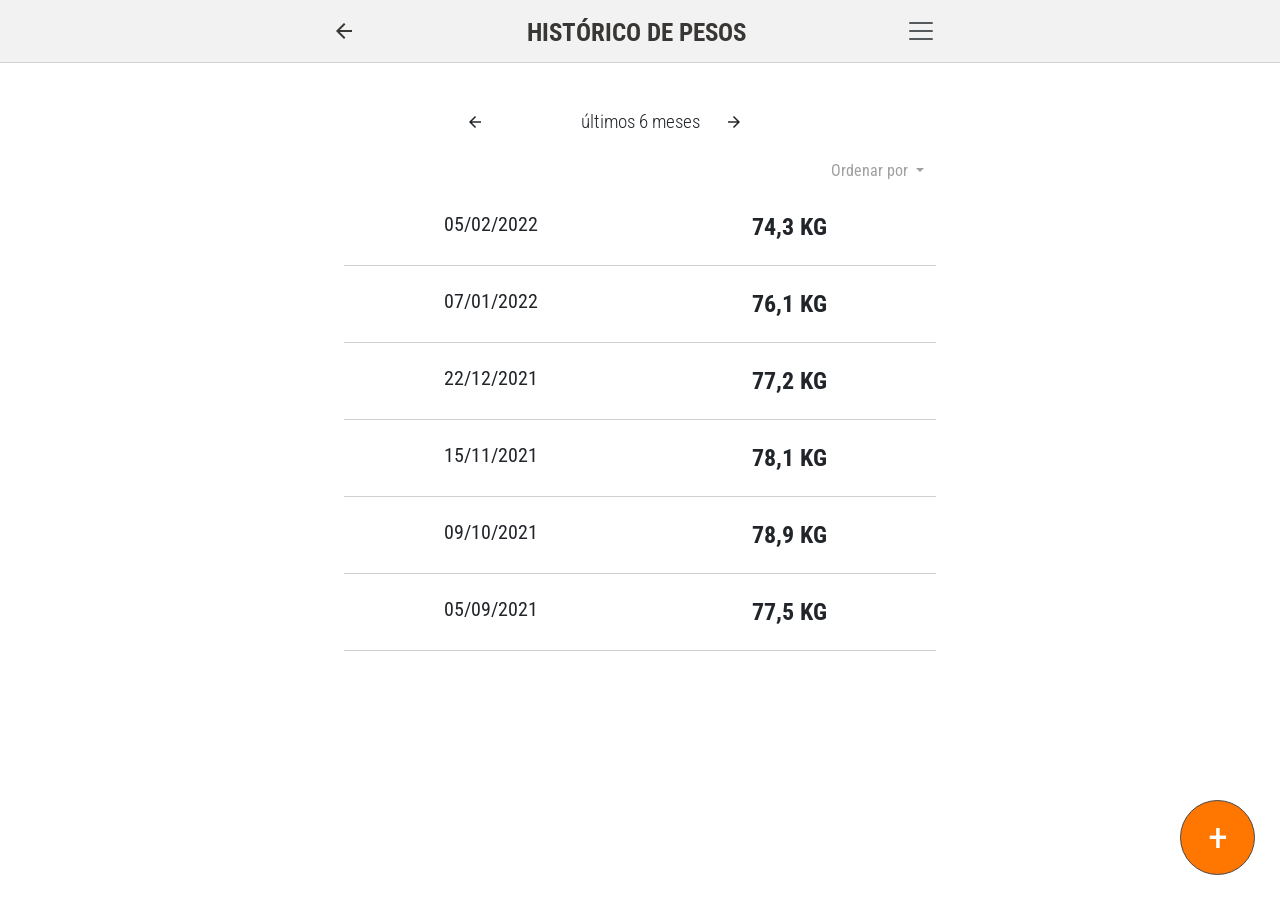
<file: WebContent/FrontEnd/peso.html>
<!doctype html>
<html lang="pt-br">

<head>
    <meta charset="utf-8">
    <meta name="viewport" content="width=device-width, initial-scale=1">
    <!-- Google Fonts -->
    <link rel="preconnect" href="https://fonts.googleapis.com">
    <link rel="preconnect" href="https://fonts.gstatic.com" crossorigin>
    <link
        href="https://fonts.googleapis.com/css2?family=Roboto+Condensed:ital,wght@0,300;0,400;0,700;1,300;1,400;1,700&family=Roboto:ital,wght@0,100;0,300;0,400;0,500;0,700;0,900;1,100;1,300;1,400;1,500;1,700;1,900&display=swap"
        rel="stylesheet">
    <!-- Google Icons -->
    <link href="https://fonts.googleapis.com/icon?family=Material+Icons" rel="stylesheet">
    <!-- Bootstrap CSS -->
    <link href="https://cdn.jsdelivr.net/npm/bootstrap@5.1.3/dist/css/bootstrap.min.css" rel="stylesheet"
        integrity="sha384-1BmE4kWBq78iYhFldvKuhfTAU6auU8tT94WrHftjDbrCEXSU1oBoqyl2QvZ6jIW3" crossorigin="anonymous">
    <link rel="stylesheet" href="./css/common.css">
    <link rel="stylesheet" href="./css/peso.css">

    <title>Peso // Health Track</title>
</head>

<body>
    <header>
        <nav class="navbar navbar-light navbar-custom fixed-top">
            <div class="container-fluid col-lg-6">

                <!-- BOTÃO VOLTAR -->
                <div class="botao-voltar">
                    <a href="./dashboard.html">
                        <span class="material-icons">arrow_back_ios_new</span>
                    </a>
                </div>
                <!-- BOTÃO VOLTAR -->

                <!-- TÍTULO DA PÁGINA -->
                <h1 class="titulo-navbar">Histórico de pesos</h1>
                <!-- TÍTULO DA PÁGINA -->

                <!-- INÍCIO MENU SANDUÍCHE -->
                <button class="navbar-toggler ms-auto" type="button" data-bs-toggle="collapse"
                    data-bs-target="#navbarSupportedContent" aria-controls="navbarSupportedContent"
                    aria-expanded="false" aria-label="Toggle navigation">
                    <span class="navbar-toggler-icon"></span>
                </button>
                <!-- FIM MENU SANDUÍCHE -->

                <!-- INÍCIO DA LISTA DO MENU -->
                <div class="collapse navbar-collapse" id="navbarSupportedContent">
                    <ul class="navbar-nav me-auto mb-2 mb-lg-0">
                        <li class="nav-item ms-auto">
                            <a class="nav-link" href="./dashboard.html">Início<span class="material-icons">space_dashboard</span></a>
                        </li>

                        <li class="nav-item ms-auto">
                            <a class="nav-link active" aria-current="page" href="./peso.html">Peso<span class="material-icons">monitor_weight</span></a>
                        </li>

                        <li class="nav-item ms-auto">
                            <a class="nav-link" href="./exercicios.html">Exercícios<span class="material-icons">fitness_center</span></a>
                        </li>

                        <li class="nav-item ms-auto">
                                <a class="nav-link" href="#">Alimentação<span class="material-icons">restaurant</span></a>
                        </li>

                        <li class="nav-item ms-auto">
                            <a class="nav-link" href="#">Configurações<span class="material-icons">settings</span></a>
                        </li>

                        <li class="nav-item ms-auto">
                            <a class="nav-link" href="#">Meu Perfil<span class="material-icons">account_circle</span></a>
                        </li>
                    </ul>
                </div>
                <!-- FIM DA LISTA DO MENU -->
            </div>
        </nav>
    </header>

    <main>
        <div class="container principal col-lg-6">
            <!-- SELEÇÃO DE MÊS -->
            <div class="container selecao-mes">
                <a href="#" class="seta"><span class="material-icons">arrow_back_ios</span></a>
                <h2 class="mes">Últimos 6 meses</h2>
                <a href="#" class="seta"><span class="material-icons">arrow_forward_ios</span></a>
            </div>
            <!-- SELEÇÃO DE MÊS -->

            <!-- ORDENAR POR -->
            <div class="container ordernar col-lg-12">
                <div class="dropdown">
                    <button class="btn dropdown-toggle" type="button" id="dropdownMenuButton1"
                        data-bs-toggle="dropdown" aria-expanded="false">
                        Ordenar por
                    </button>
                    <ul class="dropdown-menu" aria-labelledby="dropdownMenuButton1">
                        <li><a class="dropdown-item" href="#">Data (decrescente)</a></li>
                        <li><a class="dropdown-item" href="#">Peso (decrescente)</a></li>
                        <li><hr class="dropdown-divider"></li>
                        <li><a class="dropdown-item" href="#">Data (crescente)</a></li>
                        <li><a class="dropdown-item" href="#">Peso (crescente)</a></li>
                    </ul>
                </div>
            </div>
            <!-- ORDENAR POR -->

            <!-- LISTAGEM DE PESOS -->
            <div class="container listagem col-lg-12">
                <!-- REGISTRO 1 -->
                <a href="./editar-peso.html">
                    <div class="container registro col-lg-12">
                        <div class="row">
                            <div class="col-6" id="data">
                                05/02/2022
                            </div>
                            <div class="col-6" id="peso">
                                74,3 KG
                            </div>
                        </div>
                    </div>
                </a>

                <!-- REGISTRO 2 -->
                <a href="#">
                    <div class="container registro col-lg-12">
                        <div class="row">
                            <div class="col-6" id="data">
                                07/01/2022
                            </div>
                            <div class="col-6" id="peso">
                                76,1 KG
                            </div>
                        </div>
                    </div>
                </a>

                <!-- REGISTRO 3 -->
                <a href="#">
                    <div class="container registro col-lg-12">
                        <div class="row">
                            <div class="col-6" id="data">
                                22/12/2021
                            </div>
                            <div class="col-6" id="peso">
                                77,2 KG
                            </div>
                        </div>
                    </div>
                </a>

                <!-- REGISTRO 4 -->
                <a href="#">
                    <div class="container registro col-lg-12">
                        <div class="row">
                            <div class="col-6" id="data">
                                15/11/2021
                            </div>
                            <div class="col-6" id="peso">
                                78,1 KG
                            </div>
                        </div>
                    </div>
                </a>

                <!-- REGISTRO 5 -->
                <a href="#">
                    <div class="container registro col-lg-12">
                        <div class="row">
                            <div class="col-6" id="data">
                                09/10/2021
                            </div>
                            <div class="col-6" id="peso">
                                78,9 KG
                            </div>
                        </div>
                    </div>
                </a>

                <!-- REGISTRO 6 -->
                <a href="#">
                    <div class="container registro col-lg-12">
                        <div class="row">
                            <div class="col-6" id="data">
                                05/09/2021
                            </div>
                            <div class="col-6" id="peso">
                                77,5 KG
                            </div>
                        </div>
                    </div>
                </a>
            </div>
            <!-- LISTAGEM DE PESOS -->

            <!-- BOTÃO ADICIONAR -->
            <div class="container botao-adicionar fixed-bottom">
                <a href="./adicionar-peso.html">
                    <button type="button" class="btn btn-dark">+</button>
                </a>
            </div>
            <!-- BOTÃO ADICIONAR -->
        </div>
    </main>

    <script src="https://cdn.jsdelivr.net/npm/bootstrap@5.1.3/dist/js/bootstrap.bundle.min.js"
        integrity="sha384-ka7Sk0Gln4gmtz2MlQnikT1wXgYsOg+OMhuP+IlRH9sENBO0LRn5q+8nbTov4+1p" crossorigin="anonymous">
    </script>

</body>

</html>
</file>
<file: WebContent/FrontEnd/css/common.css>
body {
    font-family: 'Roboto Condensed', sans-serif;
}

main {
    padding-top: calc(65px + 20px); /* 65px da navbar + 20px de distância entre a navbar e o começo da <main> */
}

/* NAVBAR */
.navbar-custom {
    background-color: #f2f2f2;
    border-bottom: 1px solid #484f5f31;
}

.navbar-light .navbar-toggler {
    margin: 4px 0;
    border: none;
}

.botao-voltar a {
    text-decoration: none;
    color: #383736;
}

.titulo-navbar {
    margin: 0;
    color: #383736;
    text-transform: uppercase;
    font-size: calc(1vw + 75%);
    font-weight: 700;
    
    /* Posiciona o elemento no centro da viewport */
    position: absolute;
    top: 33px;
    left: 49.7%;
    margin-right: -50%;
    transform: translate(-50%, -50%)
}

.navbar ul {
    margin-top: 16px;
}

.nav-item {
    padding-left: 2px;
}

.nav-link, .material-icons {
    display: flex;
    align-items: center;
}

.nav-item .material-icons {
    margin-left: 8px;
}

.navbar-light .navbar-nav .material-icons:hover, .navbar-light .navbar-nav .nav-link:hover {
    color: #484848;
}

/* LINK REFERENTE À PÁGINA ABERTA NO MOMENTO (EM NEGRITO NO MENU) */
.navbar-light .navbar-nav .nav-link.active, .navbar-light .navbar-nav .show>.nav-link {
    color: rgba(0, 0, 0, .55);
    font-weight: 700;
}
/* NAVBAR */
</file>
<file: WebContent/FrontEnd/css/adicionar-exercicio.css>
/* BOTÕES MANUAL E IMPORTAR */
.container-manual-importar {
    padding: 25px;
    display: flex;
    justify-content: center;
}

.botoes-manual-importar {
    width: 100px;
    margin: 0 10px;
    background-color: #edf2f4;
    color: #a3a3a3;
    border: 1px solid #D9E4E8;
    border-radius: 50px;
}

.botoes-manual-importar.ativo {
    background-color: #B8B8B8;
    border: 1px solid #A3A3A3;
    color: white;
}
/* BOTÕES MANUAL E IMPORTAR */


/* CAMPOS DE EDIÇÃO DE INFORMAÇÕES */
.container-inputs .material-icons {
    font-size: calc(30px + 75%);
    display: flex;
    justify-content: center;
    padding: 10px;
}

.row {
    border-bottom: 1px solid #dfdfdf;
}

.container-icone {
    display: flex;
    justify-content: center;
    margin: 0;
}

.container-descricao {
    display: flex;
    align-items: center;
    margin: 0;
    padding: 25px 15px;
}

.container-descricao input {
    border: none;
    width: 100%;
    height: 100%;
}

.container-descricao input:focus {
    box-shadow: 0 0 0 0;
    border: 0 none;
    outline: 0;
}
/* CAMPOS DE EDIÇÃO DE INFORMAÇÕES */


/* BOTÃO SALVAR */
.container-botao-salvar {
    padding: 45px 0;
    display: flex;
    justify-content: center;
    border: none;
}

.botao-salvar {
    width: 100%;
    height: 50px;
    border: 1px solid #484848;
    border-radius: 50px;
    font-size: 25px;
    font-weight: bold;
    color: white;
    background-color: #FF7700;
    margin: 0;
}

.container-botao-salvar a {
    text-decoration: none;
    display: flex;
    justify-content: center;
    margin: 0;
    padding: 0;
}
/* BOTÃO SALVAR */
</file>
<file: WebContent/FrontEnd/css/adicionar-peso.css>
/* BOTÕES MANUAL E IMPORTAR */
.container-manual-importar {
    padding: 25px;
    display: flex;
    justify-content: center;
}

.botoes-manual-importar {
    width: 100px;
    margin: 0 10px;
    background-color: #edf2f4;
    color: #a3a3a3;
    border: 1px solid #D9E4E8;
    border-radius: 50px;
}

.botoes-manual-importar.ativo {
    background-color: #B8B8B8;
    border: 1px solid #A3A3A3;
    color: white;
}
/* BOTÕES MANUAL E IMPORTAR */


/* CAMPOS DE EDIÇÃO DE INFORMAÇÕES */
.container-inputs .material-icons {
    font-size: calc(30px + 75%);
    display: flex;
    justify-content: center;
    padding: 10px;
}

.row {
    border-bottom: 1px solid #dfdfdf;
}

.container-icone {
    display: flex;
    justify-content: center;
    margin: 0;
}

.container-descricao {
    display: flex;
    align-items: center;
    margin: 0;
    padding: 25px 15px;
}

.container-descricao input {
    border: none;
    width: 100%;
    height: 100%;
}

.container-descricao input:focus {
    box-shadow: 0 0 0 0;
    border: 0 none;
    outline: 0;
}
/* CAMPOS DE EDIÇÃO DE INFORMAÇÕES */


/* BOTÃO SALVAR */
.container-botao-salvar {
    padding: 45px 0;
    display: flex;
    justify-content: center;
    border: none;
}

.botao-salvar {
    width: 100%;
    height: 50px;
    border: 1px solid #484848;
    border-radius: 50px;
    font-size: 25px;
    font-weight: bold;
    color: white;
    background-color: #FF7700;
    margin: 0;
}

.container-botao-salvar a {
    text-decoration: none;
    display: flex;
    justify-content: center;
    margin: 0;
    padding: 0;
}
/* BOTÃO SALVAR */
</file>
<file: WebContent/FrontEnd/css/dashboard.css>
.row {
    display: flex;
    justify-content: space-around;
}

.container-cards {
    border: 1px solid #dfdfdf;
    border-radius: 0.25rem;
    padding: 6px 12px;
    margin-bottom: 20px;
}

.card {
    padding: 0;
    margin: 12px 0;
}

.card-title {
    font-size: 1.75rem;
    display: flex;
    align-items: center;
    color: #ff7700;
}

.card-title h2 {
    margin: 0 0 0 7px;
    font-weight: bold;
}

.card-text {
    margin: 16px 0 0 0;
    text-align: justify;
    display: flex;
    align-items: center;
}

.progress {
    height: 25px;
    border-radius: 20px;
}

.progress-bar {
    background-color: #ff7700;
    font-size: 0.85rem;
}

.container-grafico {
    border: 1px solid #dfdfdf;
    border-radius: 0.25rem;
    padding: 16px;
    margin-bottom: 20px;
}

.container-grafico h3 {
    font-weight: bold;
    text-transform: uppercase;
}

.container-grafico .container {
    display: flex;
    justify-content: center;
    padding: 0;
}

.container-grafico .container img {
    width: 100%;
    height: 100%;
}

.container-dica {
    border: 1px solid #dfdfdf;
    border-radius: 0.25rem;
    padding: 16px;
    margin-bottom: 20px;
}

.container-dica h3 {
    font-weight: bold;
    text-transform: uppercase;
}

.container-dica p {
    margin: 0;
}
</file>
<file: WebContent/FrontEnd/css/editar-exercicio.css>
/* BOTÃO EXCLUIR REGISTRO */
.container-excluir {
    padding: 0 20px 20px 20px;
    display: flex;
    justify-content: center;
}

.botao-excluir {
    width: 110px;
    height: 25px;
    margin: 0 10px;
    background-color: #ff6161;
    font-size: 12px;
    color: white;
    border: 1px solid #D9E4E8;
    border-radius: 50px;
}
/* BOTÃO EXCLUIR REGISTRO */


/* CAMPOS DE EDIÇÃO DE INFORMAÇÕES */
.container-inputs .material-icons {
    font-size: calc(30px + 75%);
    display: flex;
    justify-content: center;
    padding: 10px;
}

.row {
    border-bottom: 1px solid #dfdfdf;
}

.container-icone {
    display: flex;
    justify-content: center;
    margin: 0;
}

.container-descricao {
    display: flex;
    align-items: center;
    margin: 0;
    padding: 25px 15px;
}

.container-descricao input {
    border: none;
    width: 100%;
    height: 100%;
}

.container-descricao input:focus {
    box-shadow: 0 0 0 0;
    border: 0 none;
    outline: 0;
}
/* CAMPOS DE EDIÇÃO DE INFORMAÇÕES */


/* BOTÃO SALVAR */
.container-botao-salvar {
    padding: 45px 0;
    display: flex;
    justify-content: center;
    border: none;
}

.botao-salvar {
    width: 100%;
    height: 50px;
    border: 1px solid #484848;
    border-radius: 50px;
    font-size: 25px;
    font-weight: bold;
    color: white;
    background-color: #FF7700;
    margin: 0;
}

.container-botao-salvar a {
    text-decoration: none;
    display: flex;
    justify-content: center;
    margin: 0;
    padding: 0;
}
/* BOTÃO SALVAR */
</file>
<file: WebContent/FrontEnd/css/editar-peso.css>
/* BOTÃO EXCLUIR REGISTRO */
.container-excluir {
    padding: 0 20px 20px 20px;
    display: flex;
    justify-content: center;
}

.botao-excluir {
    width: 110px;
    margin: 0 10px;
    background-color: #ff6161;
    font-size: 12px;
    color: white;
    border: 1px solid #D9E4E8;
    border-radius: 50px;
}
/* BOTÃO EXCLUIR REGISTRO */


/* CAMPOS DE EDIÇÃO DE INFORMAÇÕES */
.container-inputs .material-icons {
    font-size: calc(30px + 75%);
    display: flex;
    justify-content: center;
    padding: 10px;
}

.row {
    border-bottom: 1px solid #dfdfdf;
}

.container-icone {
    display: flex;
    justify-content: center;
    margin: 0;
}

.container-descricao {
    display: flex;
    align-items: center;
    margin: 0;
    padding: 25px 15px;
}

.container-descricao input {
    border: none;
    width: 100%;
    height: 100%;
}

.container-descricao input:focus {
    box-shadow: 0 0 0 0;
    border: 0 none;
    outline: 0;
}
/* CAMPOS DE EDIÇÃO DE INFORMAÇÕES */


/* BOTÃO SALVAR */
.container-botao-salvar {
    padding: 45px 0;
    display: flex;
    justify-content: center;
    border: none;
}

.botao-salvar {
    width: 100%;
    height: 50px;
    border: 1px solid #484848;
    border-radius: 50px;
    font-size: 25px;
    font-weight: bold;
    color: white;
    background-color: #FF7700;
    margin: 0;
}

.container-botao-salvar a {
    text-decoration: none;
    display: flex;
    justify-content: center;
    margin: 0;
    padding: 0;
}
/* BOTÃO SALVAR */
</file>
<file: WebContent/FrontEnd/css/exercicios.css>
/* SELEÇÃO MÊS DE VISUALIZAÇÃO */
.selecao-mes {
    padding-top: 25px;
    padding-bottom: 20px;
    display: flex;
    justify-content: center;
    align-items: center;
}

.selecao-mes .material-icons {
    font-size: 18px;
}

.selecao-mes .seta {
    text-decoration: none;
    color: var(--bs-body-color);
}

.selecao-mes .material-icons:hover {
    text-decoration: none;
    color: #FF7700;
}

.selecao-mes .mes {
    margin: 0;
    padding: 0 25px;
    font-size: calc(1vh + 65%);
    font-weight: 300;
    text-transform: lowercase;
}
/* SELEÇÃO MÊS DE VISUALIZAÇÃO */


/* BOTÃO ORDENAR POR */
.dropdown {
    display: flex;
    justify-content: flex-end;
}

.dropdown button {
    background-color: white;
    color: #48484886;
    border: none;
}

.dropdown button:hover, .dropdown button:focus {
    background-color: white;
    color: #FF7700;
}
/* BOTÃO ORDENAR POR */


/* LISTAGEM DE EXERCÍCIOS */
.listagem .row {
    display: flex;
    justify-content: space-between;
    align-items: baseline;
}

.listagem a {
    text-decoration: none;
    color: var(--bs-body-color);
}

.listagem a:hover, .listagem a:focus{
    color: #FF7700;
}

.registro {
    padding: 20px 10px;
    border-bottom: 1px solid #484f5f45;
}

#modalidade {
    font-weight: 700;
    font-size: 1.5em;
    display: flex;
    justify-content: start;
}

#calorias {
    font-size: 1.25em;
    display: flex;
    justify-content: flex-end;
}

#data {
    font-size: 1.25em;
    display: flex;
    justify-content: start;
}

#tempo {
    font-size: 1.25em;
    display: flex;
    justify-content: flex-end;
}
/* LISTAGEM DE EXERCÍCIOS */


/* BOTÃO ADICIONAR */
.botao-adicionar {
    margin-bottom: 25px;
    display: flex;
    justify-content: flex-end;
    padding: 0;
    margin-right: 25px;
}

.botao-adicionar a {
    text-decoration: none;
}

.botao-adicionar button {
    width: 75px;
    height: 75px;
    border-color: #484848;
    border-radius: 50px;
    border-width: 1px;
    background-color: #FF7700;
    color: white;
    font-weight: 400;
    font-size: 40px;
}

.botao-adicionar button:hover {
    background-color: #FF7700;
    border-color: #484848;
    color: white;
}
/* BOTÃO ADICIONAR */
</file>
<file: WebContent/FrontEnd/css/peso.css>
/* SELEÇÃO MÊS DE VISUALIZAÇÃO */
.selecao-mes {
    padding-top: 25px;
    padding-bottom: 20px;
    display: flex;
    justify-content: center;
    align-items: center;
}

.selecao-mes .material-icons {
    font-size: 18px;
}

.selecao-mes .seta {
    text-decoration: none;
    color: var(--bs-body-color);
}

.selecao-mes .material-icons:hover {
    text-decoration: none;
    color: #FF7700;
}

.selecao-mes .mes {
    margin: 0;
    padding: 0 25px;
    font-size: calc(1vh + 65%);
    font-weight: 300;
    text-transform: lowercase;
}
/* SELEÇÃO MÊS DE VISUALIZAÇÃO */


/* BOTÃO ORDENAR POR */
.dropdown {
    display: flex;
    justify-content: flex-end;
}

.dropdown button {
    background-color: white;
    color: #48484886;
    border: none;
}

.dropdown button:hover, .dropdown button:focus {
    background-color: white;
    color: #FF7700;
}
/* BOTÃO ORDENAR POR */


/* LISTAGEM DE PESOS */
/* .listagem .row {
    display: flex;
    justify-content: space-around;
    align-items: baseline;
} */

.listagem a {
    text-decoration: none;
    color: var(--bs-body-color);
}

.listagem a:hover, .listagem a:focus{
    color: #FF7700;
}

.registro {
    padding: 20px 10px;
    border-bottom: 1px solid #484f5f45;
}

#data {
    font-size: 1.25em;
    display: flex;
    justify-content: center;
}

#peso {
    font-weight: 700;
    font-size: 1.5em;
    display: flex;
    justify-content: center;
}

/* LISTAGEM DE PESOS */


/* BOTÃO ADICIONAR */
.botao-adicionar {
    margin-bottom: 25px;
    display: flex;
    justify-content: flex-end;
    padding: 0;
    margin-right: 25px;
}

.botao-adicionar a {
    text-decoration: none;
}

.botao-adicionar button {
    width: 75px;
    height: 75px;
    border-color: #484848;
    border-radius: 50px;
    border-width: 1px;
    background-color: #FF7700;
    color: white;
    font-weight: 400;
    font-size: 40px;
}

.botao-adicionar button:hover {
    background-color: #FF7700;
    border-color: #484848;
    color: white;
}
/* BOTÃO ADICIONAR */
</file>
